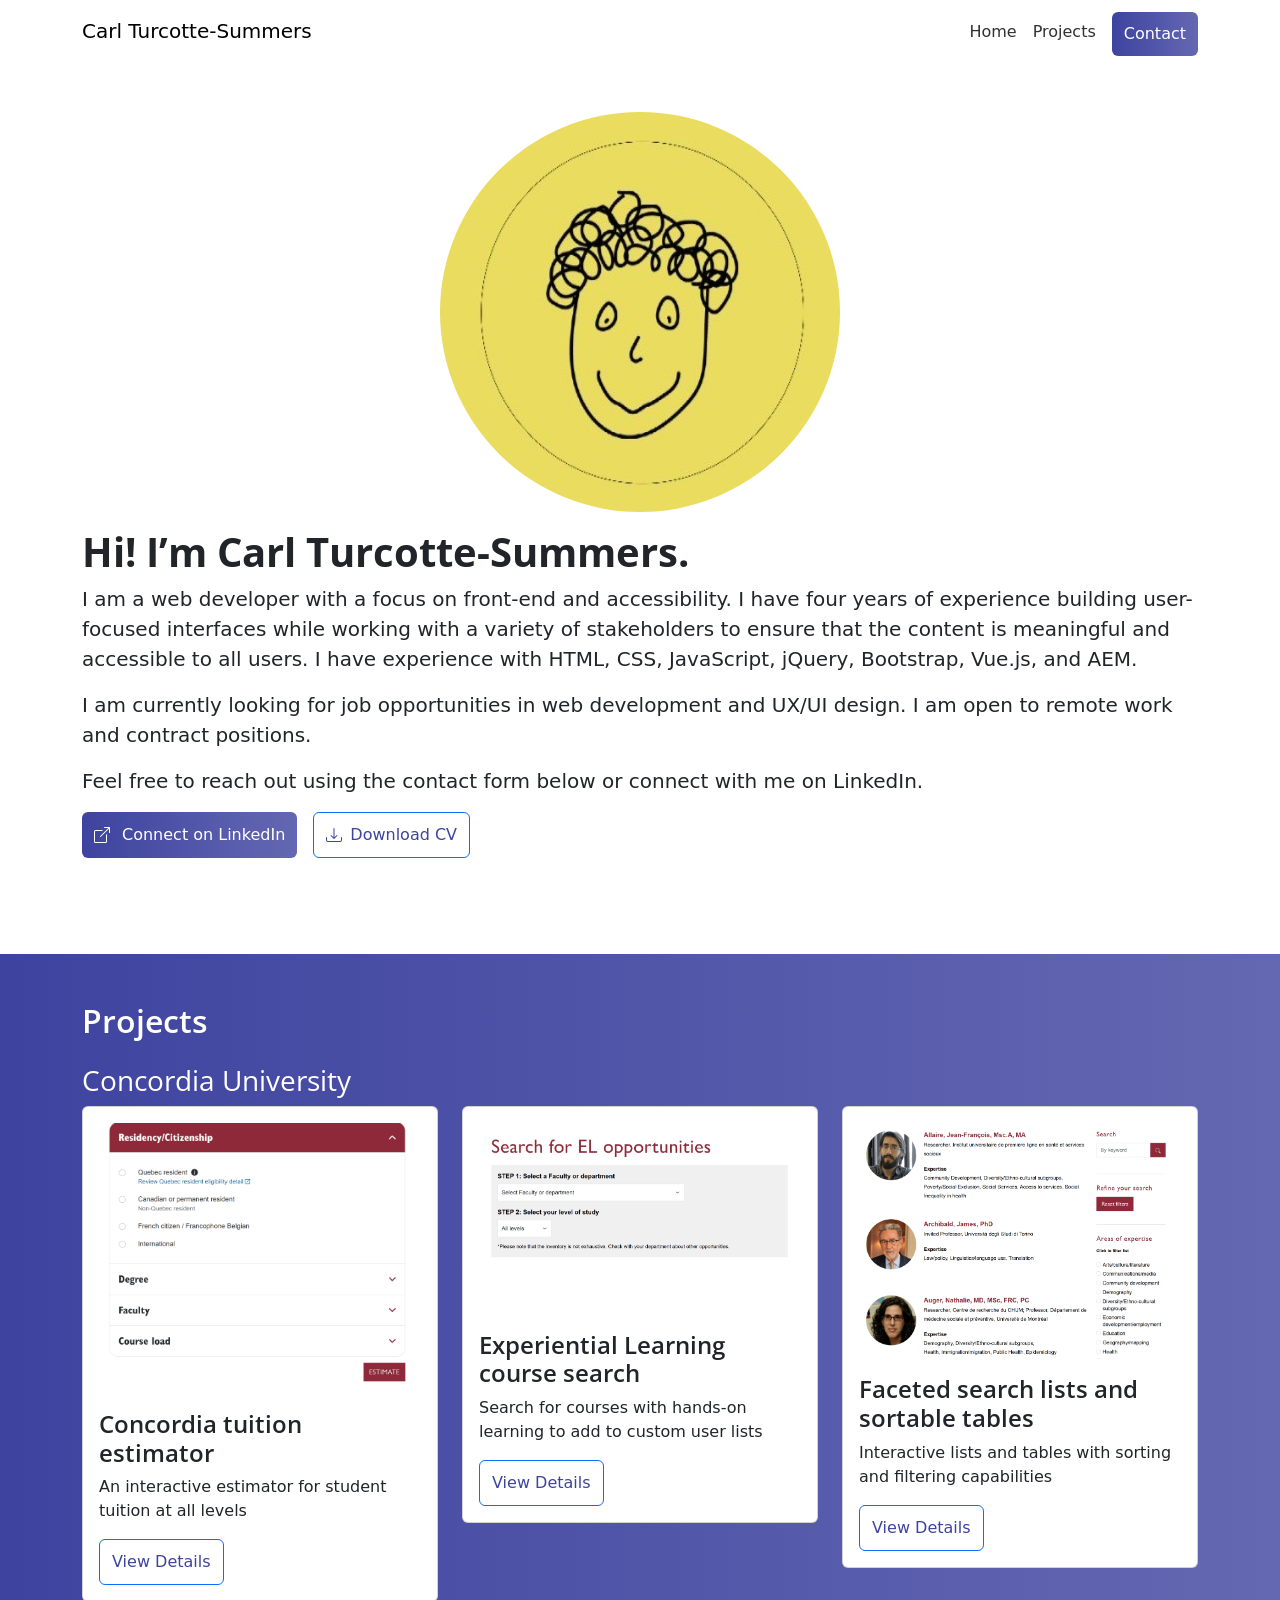
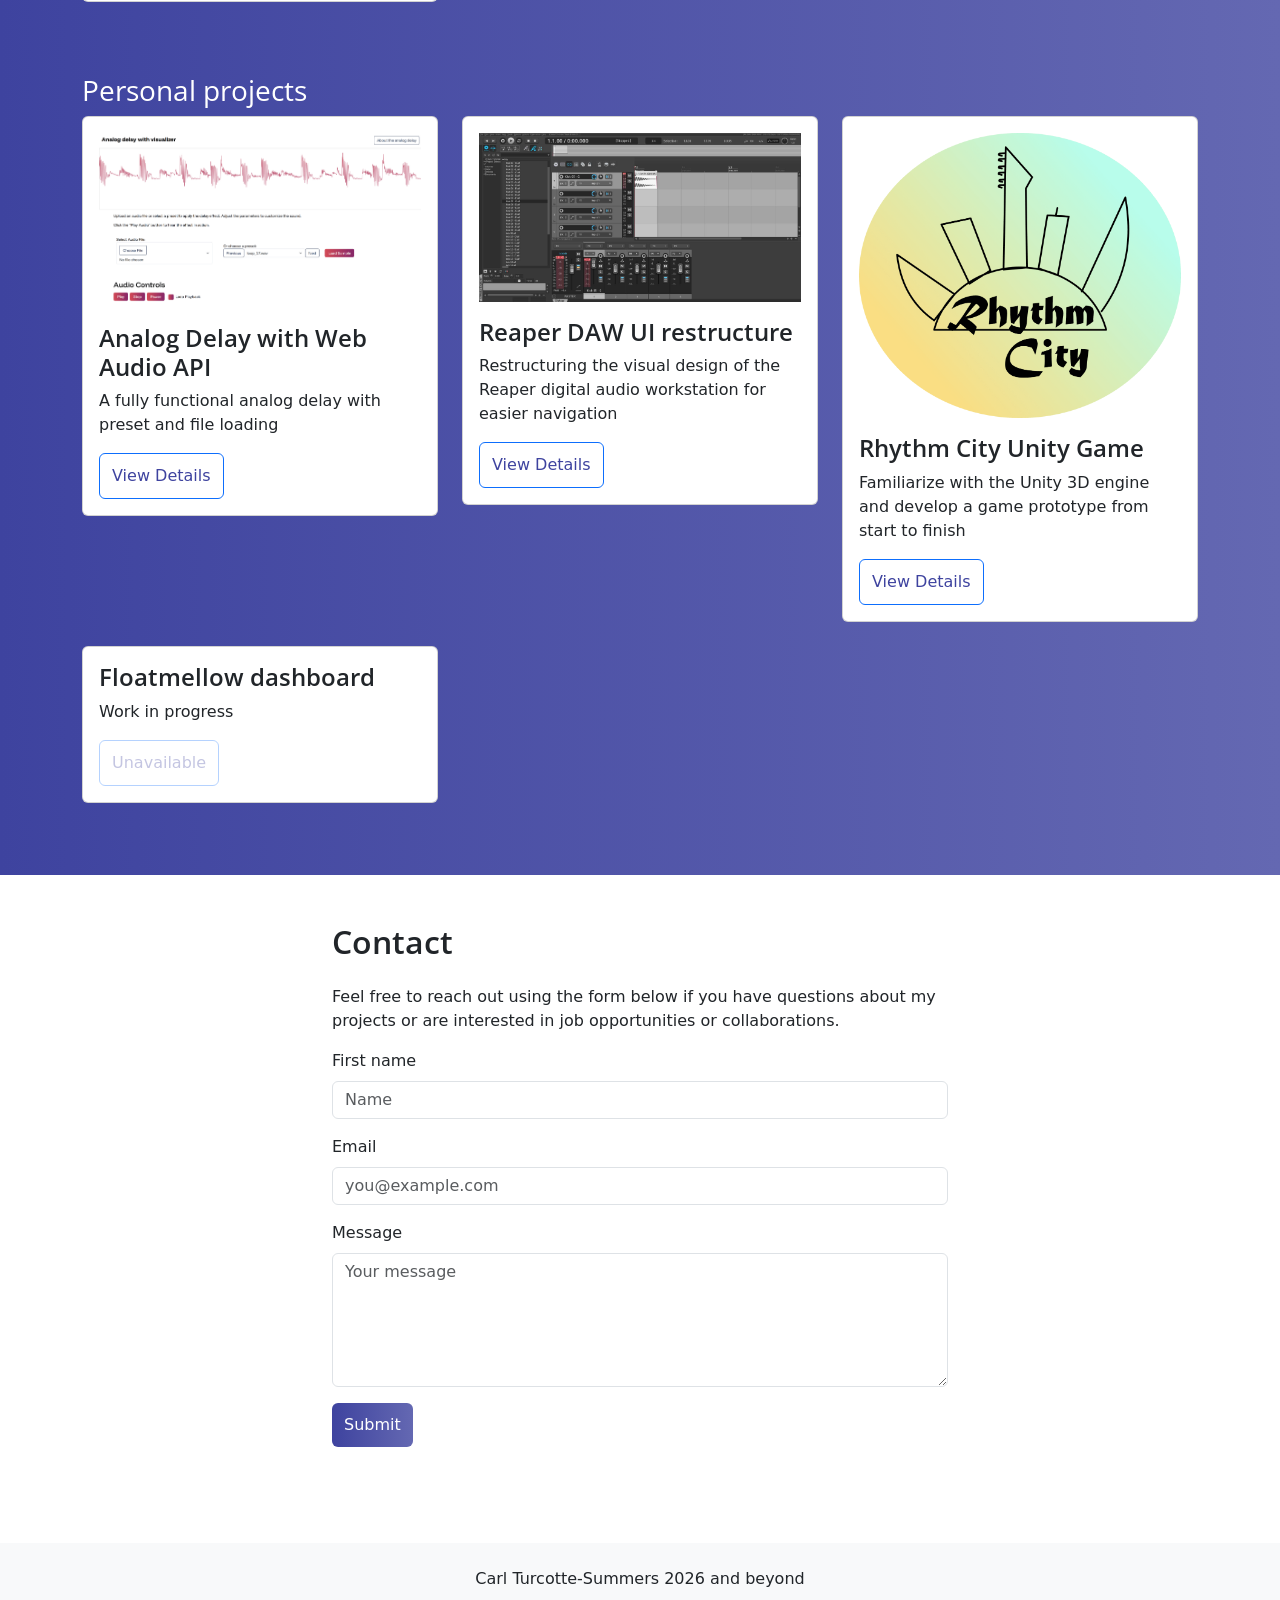
<file: index.html>
<!DOCTYPE html>
<html lang="en">
<head>
  <meta charset="UTF-8">
  <meta name="viewport" content="width=device-width, initial-scale=1.0">
  <title>Home | Carl Turcotte-Summers</title>
  <link href="https://cdn.jsdelivr.net/npm/bootstrap@5.3.3/dist/css/bootstrap.min.css" rel="stylesheet">
  <link rel="preconnect" href="https://fonts.googleapis.com">
<link rel="preconnect" href="https://fonts.gstatic.com" crossorigin>
<link href="https://fonts.googleapis.com/css2?family=Open+Sans:ital,wght@0,300..800;1,300..800&display=swap" rel="stylesheet">
  <link rel="stylesheet" href="css/styles.css">
</head>
<body>
  <nav class="navbar navbar-expand-lg navbar-light">
    <div class="container">
      <a class="navbar-brand" href="index.html">Carl Turcotte-Summers</a>
      <div class="collapse navbar-collapse">
        <ul class="navbar-nav ms-auto">
          <li class="nav-item"><a class="nav-link" href="index.html">Home</a></li>
          <li class="nav-item"><a class="nav-link" href="index.html#projects">Projects</a></li>
          <li class="nav-item mt-1 ms-2"><a class="btn btn-primary" href="contact.html">Contact</a></li>
        </ul>
      </div>
    </div>
  </nav>

  <section class="py-5 d-flex flex-column align-items-center" id="home">
    <div class="img-container">
      <img src="img\background.jpg" alt="Profile Image" class="rounded-circle mx-auto d-block image-animated" style="width: 400px; height: 400px;">
    </div>
    <div class="container mt-3" role="region" aria-label="Introduction">
      <h1>Hi! I’m Carl Turcotte-Summers.</h1>
      <p class="lead">I am a web developer with a focus on front-end and accessibility. I have four years of experience building user-focused interfaces while working with a variety of stakeholders to ensure that the content is meaningful and accessible to all users. I have experience with HTML, CSS, JavaScript, jQuery, Bootstrap, Vue.js, and AEM.</p>
      <p class="lead">I am currently looking for job opportunities in web development and UX/UI design. I am open to remote work and contract positions.</p>
      <p class="lead">Feel free to reach out using the contact form below or connect with me on LinkedIn.</p>
      <div class="d-flex mt-3">
        <a href="https://www.linkedin.com/in/carl-summers-webdev/" class="btn btn-primary d-flex align-items-center" target="_blank">
          <svg xmlns="http://www.w3.org/2000/svg" width="16" height="16" fill="currentColor" class="bi bi-box-arrow-up-right me-1" viewBox="0 0 16 16">
            <path fill-rule="evenodd" d="M8.636 3.5a.5.5 0 0 0-.5-.5H1.5A1.5 1.5 0 0 0 0 4.5v10A1.5 1.5 0 0 0 1.5 16h10a1.5 1.5 0 0 0 1.5-1.5V7.864a.5.5 0 0 0-1 0V14.5a.5.5 0 0 1-.5.5h-10a.5.5 0 0 1-.5-.5v-10a.5.5 0 0 1 .5-.5h6.636a.5.5 0 0 0 .5-.5"/>
            <path fill-rule="evenodd" d="M16 .5a.5.5 0 0 0-.5-.5h-5a.5.5 0 0 0 0 1h3.793L6.146 9.146a.5.5 0 1 0 .708.708L15 1.707V5.5a.5.5 0 0 0 1 0z"/>
          </svg>
          <span class="ms-2">Connect on LinkedIn</span>
        </a>
        <a download class="btn btn-outline-primary d-flex align-items-center ms-3" href="files/Carl_Summers_CV.pdf" target="_blank">
          <svg xmlns="http://www.w3.org/2000/svg" width="16" height="16" fill="currentColor" class="bi bi-download" viewBox="0 0 16 16">
            <path d="M.5 9.9a.5.5 0 0 1 .5.5v2.5a1 1 0 0 0 1 1h12a1 1 0 0 0 1-1v-2.5a.5.5 0 0 1 1 0v2.5a2 2 0 0 1-2 2H2a2 2 0 0 1-2-2v-2.5a.5.5 0 0 1 .5-.5"/>
            <path d="M7.646 11.854a.5.5 0 0 0 .708 0l3-3a.5.5 0 0 0-.708-.708L8.5 10.293V1.5a.5.5 0 0 0-1 0v8.793L5.354 8.146a.5.5 0 1 0-.708.708z"/>
          </svg>
          <span class="ms-2">Download CV</span>
        </a>
      </div>
    </div>
  </section>

  <section class="py-5 mt-5 bg-gradients fade-section" id="projects">
    <div class="container" role="region" aria-label="Projects">
      <h2 class="mb-4">Projects</h2>
      <h3 class="fw-normal">Concordia University</h3>
      <div class="row">
        <div class="col-md-4">
          <div class="card mb-4">
            <div class="card-body">
              <img src="img/Screenshot 2025-04-14 145049.png" alt="Project Image" class="img-fluid mb-3">
              <h4 class="card-title">Concordia tuition estimator</h4>
              <p class="card-text">An interactive estimator for student tuition at all levels</p>
              <a href="project-detail.html?id=1"
              data-src="img\tuition-estimator.gif"
              data-title="Concordia tuition estimator"
              data-involvement="<ul>
                <li>Myself</li>
                <li>UX expert on best practices to display content and user paths and accessibility concerns, who worked closely to get specifications and clarity from stakeholders</li>
 <li>UI designer who worked with Figma and worked alongside the UX expert</li>
<li>project manager who aided in testing data and structuring documentation with overview of how data is being conditionally calculated; developed endpoints through AEM endpoints that were queried via code implementation</li>
<li>Manager or my lead who was overseeing the time estimates and timeframe of the project</li>
              </ul>"
              data-role="<ul>
                <li>implementation of financial data logic and UI functionality</li>
                <li>Constructing documentation of all conditional paths for each option in the tuition estimator including special clauses defined by the stakeholder; lot of this was done in conjunction with the project manager</li>
                <li>Worked closely with UX/UI on how to implement UI flow and how to display financial data in a meaningful way</li>
                <li>Worked with project manager who aided in structuring and testing data shown from tuition estimator, and provided an endpoint with the financial data to be pulled in</li>
              </ul>"
              data-factors="<ul>
                  <li>Accessible UI and navigation for disabled and sight impaired users; using screen reader and keyboard testing to thoroughly discover issues</li>
                  <li>Bootstrap 5 component functionality through custom tooltips that work with both mouse and keyboard, and are read by screen readers</li>
                  <li>Understandable and meaningful content implementation by showing it to the correct audience</li>
                  <li>Implement multiple conditions for the various options chosen through the UI and do necessary calculations on financial data</li>
                  <li>Provide time estimates to my manager</li>
                  <li>Use of jQuery and JavaScript, CSS, HTML for styling and functionality</li>
                  <li>AEM and content fragments</li>
                  <li>GitHub for code storage and version control</li>
                </ul>"
              data-link="https://www.concordia.ca/students/financial/tuition-fees/rates.html"
              class="btn btn-outline-primary portfolio-btn">View Details</a>
            </div>
          </div>
        </div>
        <div class="col-md-4">
          <div class="card mb-4">
            <div class="card-body">
              <img src="img/Screenshot 2025-04-14 145919.png" alt="Project Image" class="img-fluid mb-3">
              <h4 class="card-title">Experiential Learning course search</h4>
              <p class="card-text">Search for courses with hands-on learning to add to custom user lists</p>
              <a href="project-detail.html?id=2"
              data-src="img\experiential-learning.gif"
              data-title="Experiential Learning course search"
              data-involvement="<ul><li>Myself and my lead who was overseeing the project</li></ul>"
              data-role="<ul>
                <li>Update existing code to Bootstrap 5 and modernize the UI</li>
                <li>Update the UI so that it is fully accessible to screen reader</li>
                <li>Work with Vue to update filtering functionality displaying additional metadata content relating to each course</li>
                <li>Embedding in AEM and using FileZilla FTP server to upload files to host server</li>
                <li>Cleaning Excel data and compiling into CSV for upload to Concordia’s Open Data service</li>
              </ul>"
              data-factors="<ul>
                <li>Keeping track of new content to add and that it is correct</li>
                <li>Ensuring that the UI and design is accessible to all users</li>
                <li>Check with stakeholders about specifications and update them on progress</li>
              </ul>"
              data-link="https://www.concordia.ca/academics/experiential-learning/students/search.html"
              class="btn btn-outline-primary portfolio-btn">View Details</a>
            </div>
          </div>
        </div>
        <div class="col-md-4">
          <div class="card mb-4">
            <div class="card-body">
              <img class="img-fluid mb-3" src="img\Screenshot 2025-04-14 150159.png" alt="Project Image">
              <h4 class="card-title">Faceted search lists and sortable tables</h4>
              <p class="card-text">Interactive lists and tables with sorting and filtering capabilities</p>
              <a href="project-detail.html?id=3"
                  data-src="img\faceted-search-list.gif"
                 data-title="Faceted search lists and sortable tables"
                 data-involvement="<ul><li>Myself and the webmaster in charge of the project</li></ul>"
                  data-role="<ul>
                    <li>Update UI of faceted search to Bootstrap 5 and fix filtering using vanilla JavaScript</li>
                    <li>Create sortable table using <span><a href='https://mottie.github.io/tablesorter/docs/'></a>Tablesorter</span> library which can use multiple query parameters passed to the table</li>
                  </ul>"
                  data-factors="<ul>
                    <li>Legacy code with broken functionality had to be updated</li>
                    <li>Client was specific about layout of the table and how it should look</li>
                  </ul>"
                  data-link="https://www.concordia.ca/artsci/scpa/quescren/researchers/Researcher-directory.html"
                 class="btn btn-outline-primary portfolio-btn">View Details</a>
            </div>
          </div>
        </div>
      </div>
      <h3 class="mt-5 fw-normal">Personal projects</h3>
      <div class="row">
        <div class="col-md-4">
          <div class="card mb-4">
            <div class="card-body">
              <img class="img-fluid mb-3" src="img\Screenshot 2025-04-20 223058.png" alt="Project Image">
              <h4 class="card-title">Analog Delay with Web Audio API</h4>
              <p class="card-text">A fully functional analog delay with preset and file loading</p>
              <a href="project-detail.html?id=4"
              data-src="img\analog-delay-project.gif"
                data-title="Analog Delay with Web Audio API"
                data-involvement="<ul><li>Myself</li></ul>"
                data-role="<ul>
                  <li>Created a fully functional analog delay using Web Audio API</li>
                  <li>Built UI with accessibility in mind with strong emphasis on focus states and keyboard navigation</li>
                  <li>Leveraged JavaScript module system without the need for Node.js</li>
                  <li>Integrated a preset system that lets users scrub through or select presets, and load them</li>
                  <li>Leveraged tools such as ChatGPT to help with code generation and debugging</li>
                  <li>Always wanted to learn about audio processing as I am a hobbyist musician</li>
                </ul>"
                data-factors="<ul>
                  <li>Learned Web Audio API for the first time and encountered its steep learning curve</li>
                  <li>First time working with digital signal processing (DSP) in code to make audio effects</li>
                  <li>First time using JavaScript module system without NodeJS</li>
                  <li>Could not integrate DrumGAN directly since there's no API integration available at the moment</li>
                </ul>"
                data-link="https://analogdelay.netlify.app/"
                class="btn btn-outline-primary portfolio-btn">
                View Details
              </a>
            </div>
          </div>
        </div>
        <div class="col-md-4">
          <div class="card mb-4">
            <div class="card-body">
              <img class="img-fluid mb-3" src="img\reaper-daw-ui-restructure.jpg" alt="Project Image">
              <h4 class="card-title">Reaper DAW UI restructure</h4>
              <p class="card-text">Restructuring the visual design of the Reaper digital audio workstation for easier navigation</p>
              <a href="project-detail.html?id=4"
              data-src="img\reaper-daw-ui-restructure.jpg"
                data-title="Reaper DAW UI restructure"
                data-involvement="<ul><li>Myself</li></ul>"
                data-role="<ul>
                  <li>Updated icons, menu structure and layout of my copy of the Reaper digital audio workstation</li>
                  <li>Solved the issue of confusing menu icons cluttering the screen and chunking similar functions together</li>
                  <li>Used ReaPack scripts and external icons/themes to update the UI</li>
                  <li>Consider what my needs were for design and usability as a music producer and audio engineer</li>
                </ul>"
                data-factors="<ul>
                  <li>Learned implementation of ReaPack scripts to implement dropdowns</li>
                  <li>Learned Reaper's concept of Action IDs to activate scripts and native Reaper functionality</li>
                  <li>Understand how Reaper loads and uses icons and tooltips for menu items</li>
                </ul>"
                data-link=""
                class="btn btn-outline-primary portfolio-btn">
                View Details
              </a>
            </div>
          </div>
        </div>
        <div class="col-md-4">
          <div class="card mb-4">
            <div class="card-body">
              <img class="img-fluid mb-3" src="img\rhythmcity-unityplay.png" alt="Rhythm City project image">
              <h4 class="card-title">Rhythm City Unity Game</h4>
              <p class="card-text">Familiarize with the Unity 3D engine and develop a game prototype from start to finish</p>
              <a href="project-detail.html?id=5"
              data-src="img\Screenshot 2026-08-04 172417.png"
                data-title="Rhythm City Unity Game"
                data-involvement="<ul><li>Myself</li></ul>"
                data-role="<ul>
                  <li>Develop game logic to be simple yet entertaining to understand</li>
                  <li>Incorporate the use of external resources such as animation, 3D assets and text animations to enhance the theme and liveliness</li>
                  <li>Create the UI in Affinity Designer and make interacting with buttons/sliders accessible</li>
                  <li>Administer full keyboard and gamepad controls</li>
                  <li>Build and deploy versions of the game to Itch.io using their Butler command-line tool</li>
                </ul>"
                data-factors="<ul>
                  <li>Rely on third-party 3D assets since my current skills in asset development is minimal</li>
                  <li>Working with animation sources such as Mesh2Motion and Mixamo taught me that animating for particular rig types can be challenging</li>
                  <li>Building UI for Unity requires manually checking a scale for screen option</li>
                  <li>WebGL build has limitations when it comes to analyzing audip spectrum data; Unity uses FMOD API which is not compatible with web browsers</li>
                </ul>"
                data-link="https://carl-summers.itch.io/rhythm-city"
                class="btn btn-outline-primary portfolio-btn">
                View Details
              </a>
            </div>
          </div>
        </div>
        <div class="col-md-4">
          <div class="card mb-4">
            <div class="card-body">
              <h4 class="card-title">Floatmellow dashboard</h4>
              <p class="card-text">Work in progress</p>
              <a href="project-detail.html?id=5"
                data-title=""
                data-description=""
                data-role=""
                data-factors=""
                data-link=""
                class="btn btn-outline-primary portfolio-btn disabled"
                aria-disabled="true">
                Unavailable
              </a>
            </div>
          </div>
        </div>
      </div>
    </div>
  </section>

  <section class="py-5" id="contact">
    <div class="container col-12 col-md-6 mx-md-auto" role="region" aria-label="Contact form">
      <h2 class="mb-4">Contact</h2>
      <p>Feel free to reach out using the form below if you have questions about my projects or are interested in job opportunities or collaborations.</p>
      <form action="https://api.web3forms.com/submit" method="POST">
        <input type="hidden" name="access_key" value="1ac0d9ce-be2e-49bb-8efc-424d55ab4672">
        <div class="mb-3">
          <label for="name" class="form-label">First name</label>
          <input type="text" name="name" class="form-control" id="name" placeholder="Name" required>
        </div>
        <div class="mb-3">
          <label for="email" class="form-label">Email</label>
          <input type="email" class="form-control" name="email" id="email" placeholder="you@example.com" required>
        </div>
        <div class="mb-3">
          <label for="message" class="form-label">Message</label>
          <textarea class="form-control" id="message" name="message" rows="5" placeholder="Your message" required></textarea>
        </div>
        <input type="hidden" name="redirect" value="https://web3forms.com/success">
        <button type="submit" class="btn btn-primary">Submit</button>
      </form>
    </div>
  </section>

  <footer class="text-center py-4 bg-light mt-5">
    <p class="mb-0">Carl Turcotte-Summers 2026 and beyond</p>
  </footer>

  <script src="https://cdn.jsdelivr.net/npm/bootstrap@5.3.3/dist/js/bootstrap.bundle.min.js"></script>
  <script src="js/index.js"></script>
</body>
</html>
</file>
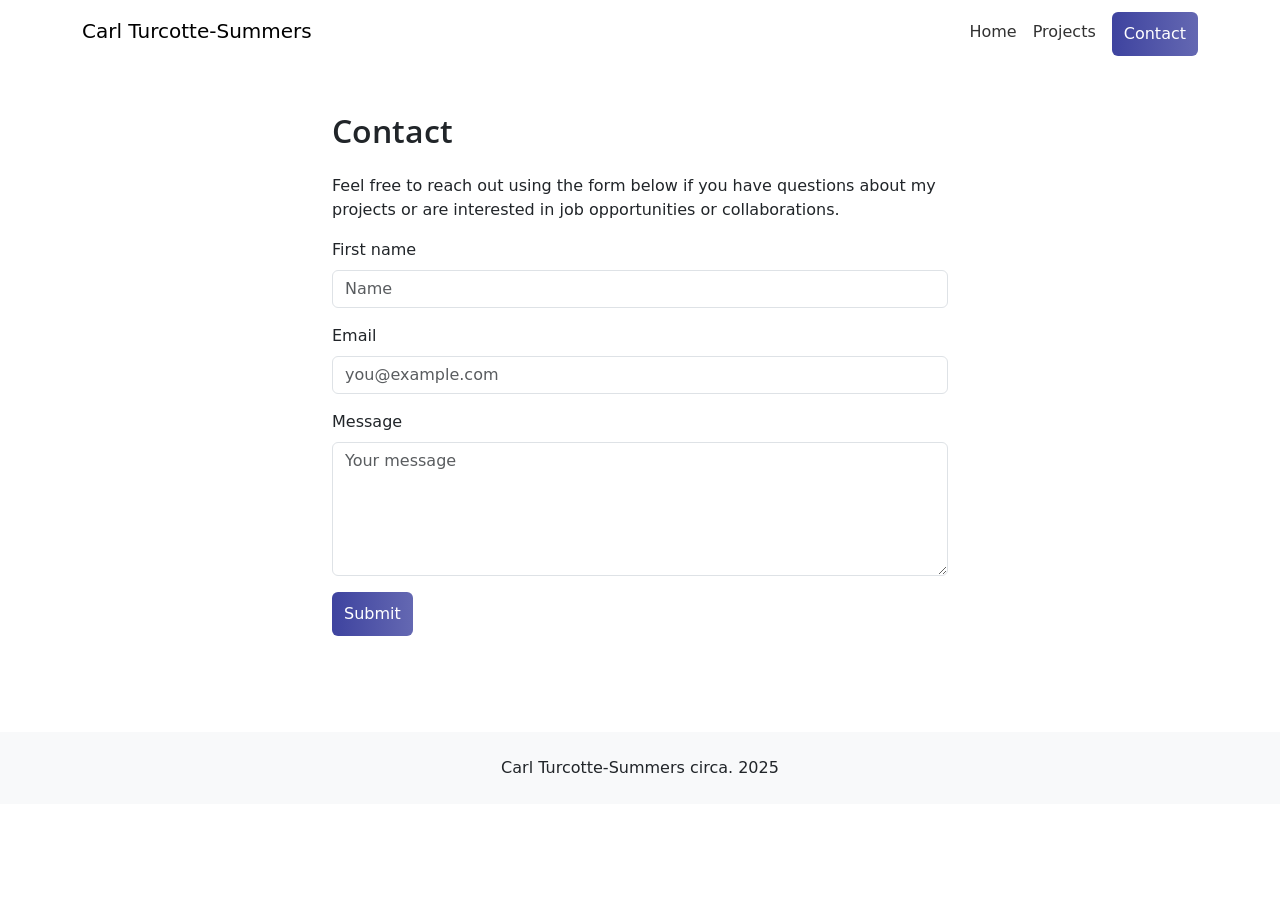
<file: contact.html>
<!DOCTYPE html>
<html lang="en">
<head>
    <meta charset="UTF-8">
    <meta name="viewport" content="width=device-width, initial-scale=1.0">
    <title>Contact | Carl Turcotte-Summers</title>
    <link href="https://cdn.jsdelivr.net/npm/bootstrap@5.3.3/dist/css/bootstrap.min.css" rel="stylesheet">
    <link rel="preconnect" href="https://fonts.googleapis.com">
<link rel="preconnect" href="https://fonts.gstatic.com" crossorigin>
<link href="https://fonts.googleapis.com/css2?family=Open+Sans:ital,wght@0,300..800;1,300..800&display=swap" rel="stylesheet">
    <link rel="stylesheet" href="css/styles.css">
  </head>
<body>
  <nav class="navbar navbar-expand-lg navbar-light">
    <div class="container">
      <a class="navbar-brand" href="index.html">Carl Turcotte-Summers</a>
      <div class="collapse navbar-collapse">
        <ul class="navbar-nav ms-auto">
          <li class="nav-item"><a class="nav-link" href="index.html">Home</a></li>
          <li class="nav-item"><a class="nav-link" href="index.html#projects">Projects</a></li>
          <li class="nav-item mt-1 ms-2"><a class="btn btn-primary" href="contact.html">Contact</a></li>
        </ul>
      </div>
    </div>
  </nav>
  <section class="py-5" id="contact">
    <div class="container col-12 col-md-6 mx-md-auto" role="region" aria-label="Contact form">
      <h2 class="mb-4">Contact</h2>
      <p>Feel free to reach out using the form below if you have questions about my projects or are interested in job opportunities or collaborations.</p>
      <form action="https://api.web3forms.com/submit" method="POST">
        <input type="hidden" name="access_key" value="1ac0d9ce-be2e-49bb-8efc-424d55ab4672">
        <div class="mb-3">
          <label for="name" class="form-label">First name</label>
          <input type="text" name="name" class="form-control" id="name" placeholder="Name" required>
        </div>
        <div class="mb-3">
          <label for="email" class="form-label">Email</label>
          <input type="email" class="form-control" name="email" id="email" placeholder="you@example.com" required>
        </div>
        <div class="mb-3">
          <label for="message" class="form-label">Message</label>
          <textarea class="form-control" id="message" name="message" rows="5" placeholder="Your message" required></textarea>
        </div>
        <input type="hidden" name="redirect" value="https://web3forms.com/success">
        <button type="submit" class="btn btn-primary">Submit</button>
      </form>
    </div>
  </section>
      <footer class="text-center py-4 bg-light mt-5">
        <p class="mb-0">Carl Turcotte-Summers circa. 2025</p>
      </footer>
      <script src="https://cdn.jsdelivr.net/npm/bootstrap@5.3.3/dist/js/bootstrap.bundle.min.js"></script>
</body>
</html>
</file>
<file: css/styles.css>
h1 {
    font-family: 'Open Sans', sans-serif;
    font-size: 2.5rem;
    font-weight: 700;
}

h2 {
    font-family: 'Open Sans', sans-serif;
    font-size: 2rem;
    font-weight: 600;
}
h3 {
    font-family: 'Open Sans', sans-serif;
    font-size: 1.75rem;
    font-weight: 600;
}
h4 {
    font-family: 'Open Sans', sans-serif;
    font-size: 1.5rem;
    font-weight: 600;
}
h5 {
    font-family: 'Open Sans', sans-serif;
    font-size: 1.25rem;
    font-weight: 600;
}
h6 {
    font-family: 'Open Sans', sans-serif;
    font-size: 1rem;
    font-weight: 600;
}

details {
    color: #3e439f;
}

.btn-link {
    color: #3e439f;
}

.btn.disabled {
    color: #3e439f;
    opacity: 0.3;
    pointer-events: none;
}

a:focus {
    outline: 1px solid inherit;
}

a.btn-primary,
button.btn-primary {
    background: linear-gradient(to right, #3e439f, #6468b2);
    border: none;
    color: white;
}

a.btn-primary:hover,
button.btn-primary:hover,
a.btn-primary:active,
button.btn-primary:active {
    background: linear-gradient(to right, #6468b2, #3e439f);
    color: white;
}

a.btn,
.nav-link,
button.btn {
    min-width: 44px;
    min-height: 44px;
    line-height: 32px;
}

a.btn:focus-visible {
    outline: 1px solid inherit;
}

a.btn-primary:focus {
    outline: 1px solid inherit;
    outline-offset: -2px;
}

a.btn-outline-primary:hover,
.btn:first-child:active,
:not(.btn-check)+.btn:active {
    background-color: #4e54c8;
    border-color: #4e54c8;
    color: white;
}

.btn-outline-primary {
    border-color: linear-gradient(to right, #6468b2, #3e439f);
    color: #3e439f;
}

.bg-gradients {
    background: linear-gradient(to right, #3e439f, #6468b2);
    color: white;
}

.nav-link {
    color: rgba(0, 0, 0, 0.807);
}

.navbar-brand {
    min-width: 44px;
    min-height: 44px;
    line-height: 32px;
}

.image-animated {
    display: inline-block;
    animation: slidein .8s ease-in forwards;
}

.fade-section {
  animation: fadeIn linear both;
  animation-timeline: view();
  animation-range: entry 5% cover 15%; 
}

@keyframes slidein {
    0% {
        transform: translateX(-1000px) rotate(0deg);
        opacity: 0;
    }
    100% {
        transform: translateX(0) rotate(360deg);
        opacity: 100%;
    }
}

@keyframes fadeIn {
  from {
    opacity: 0;
    transform: translateY(50px);
  }
  to {
    opacity: 1;
    transform: translateY(0);
  }
}
</file>
